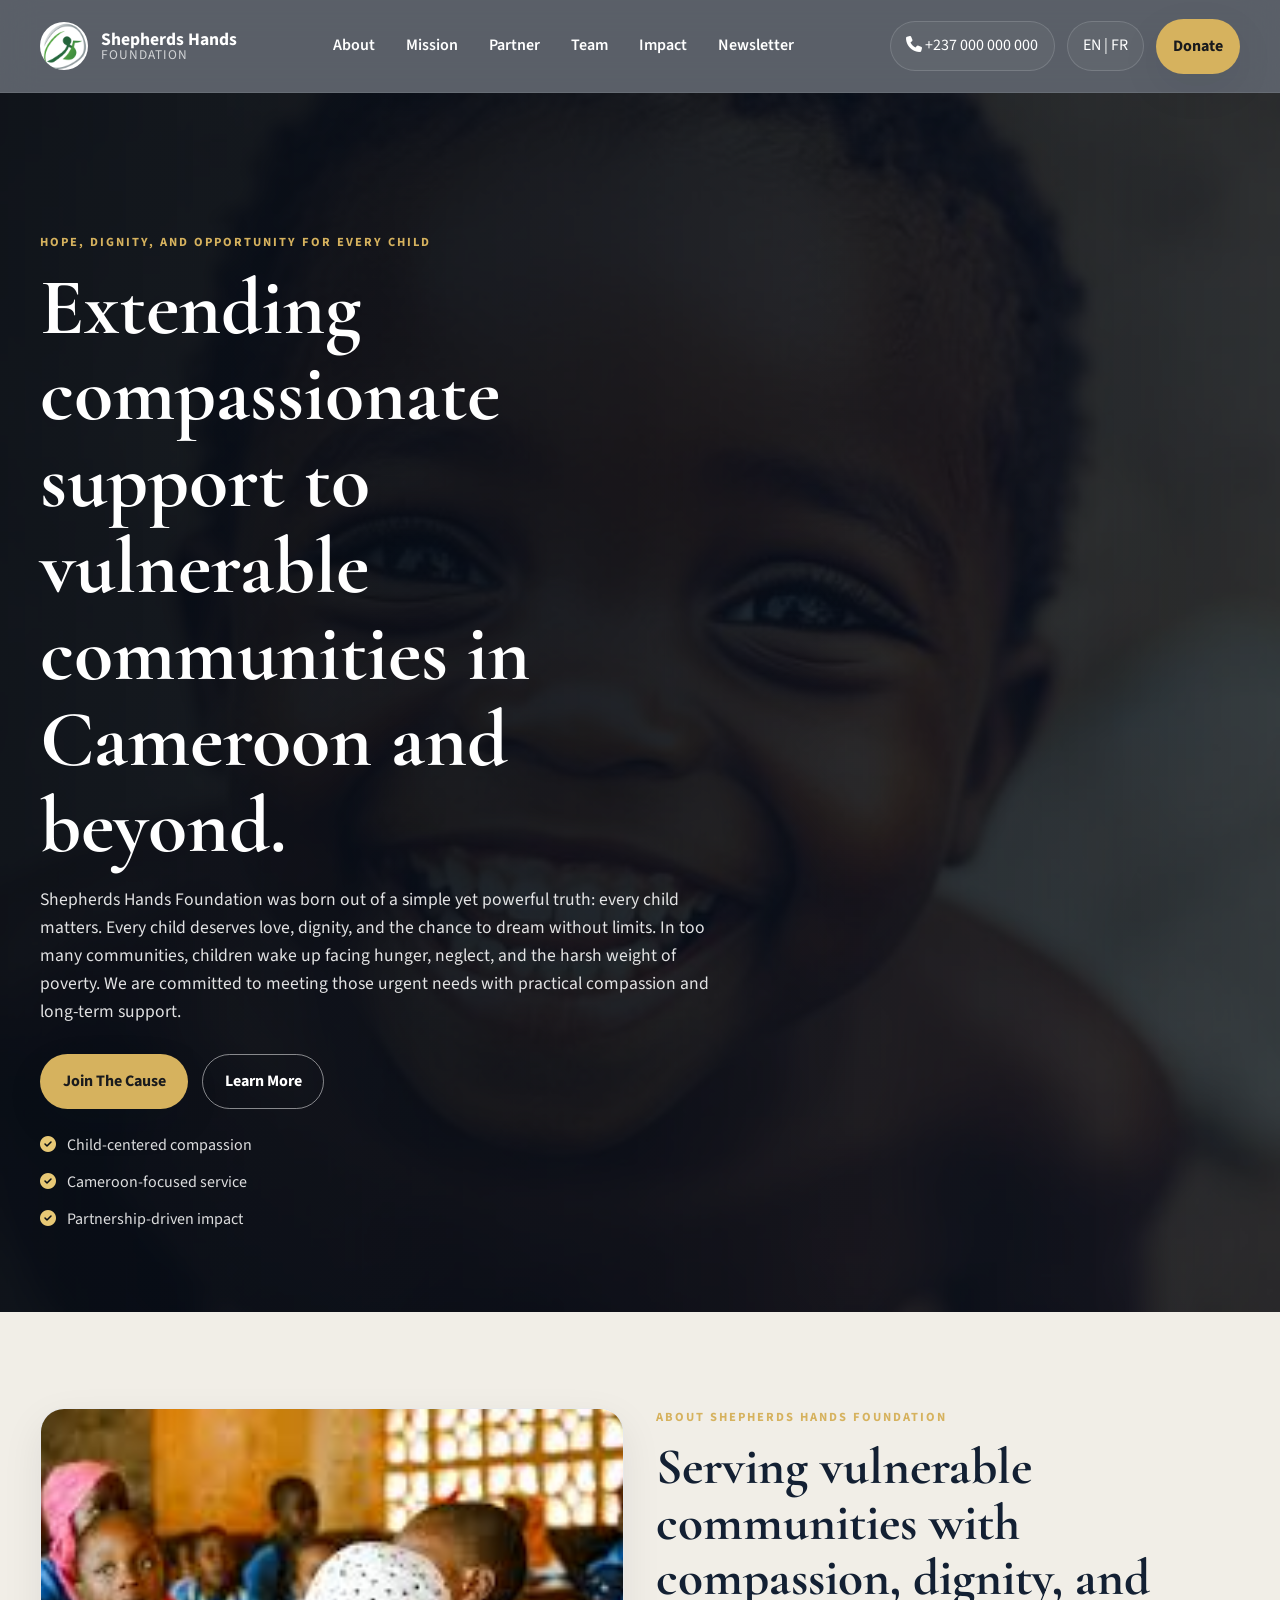
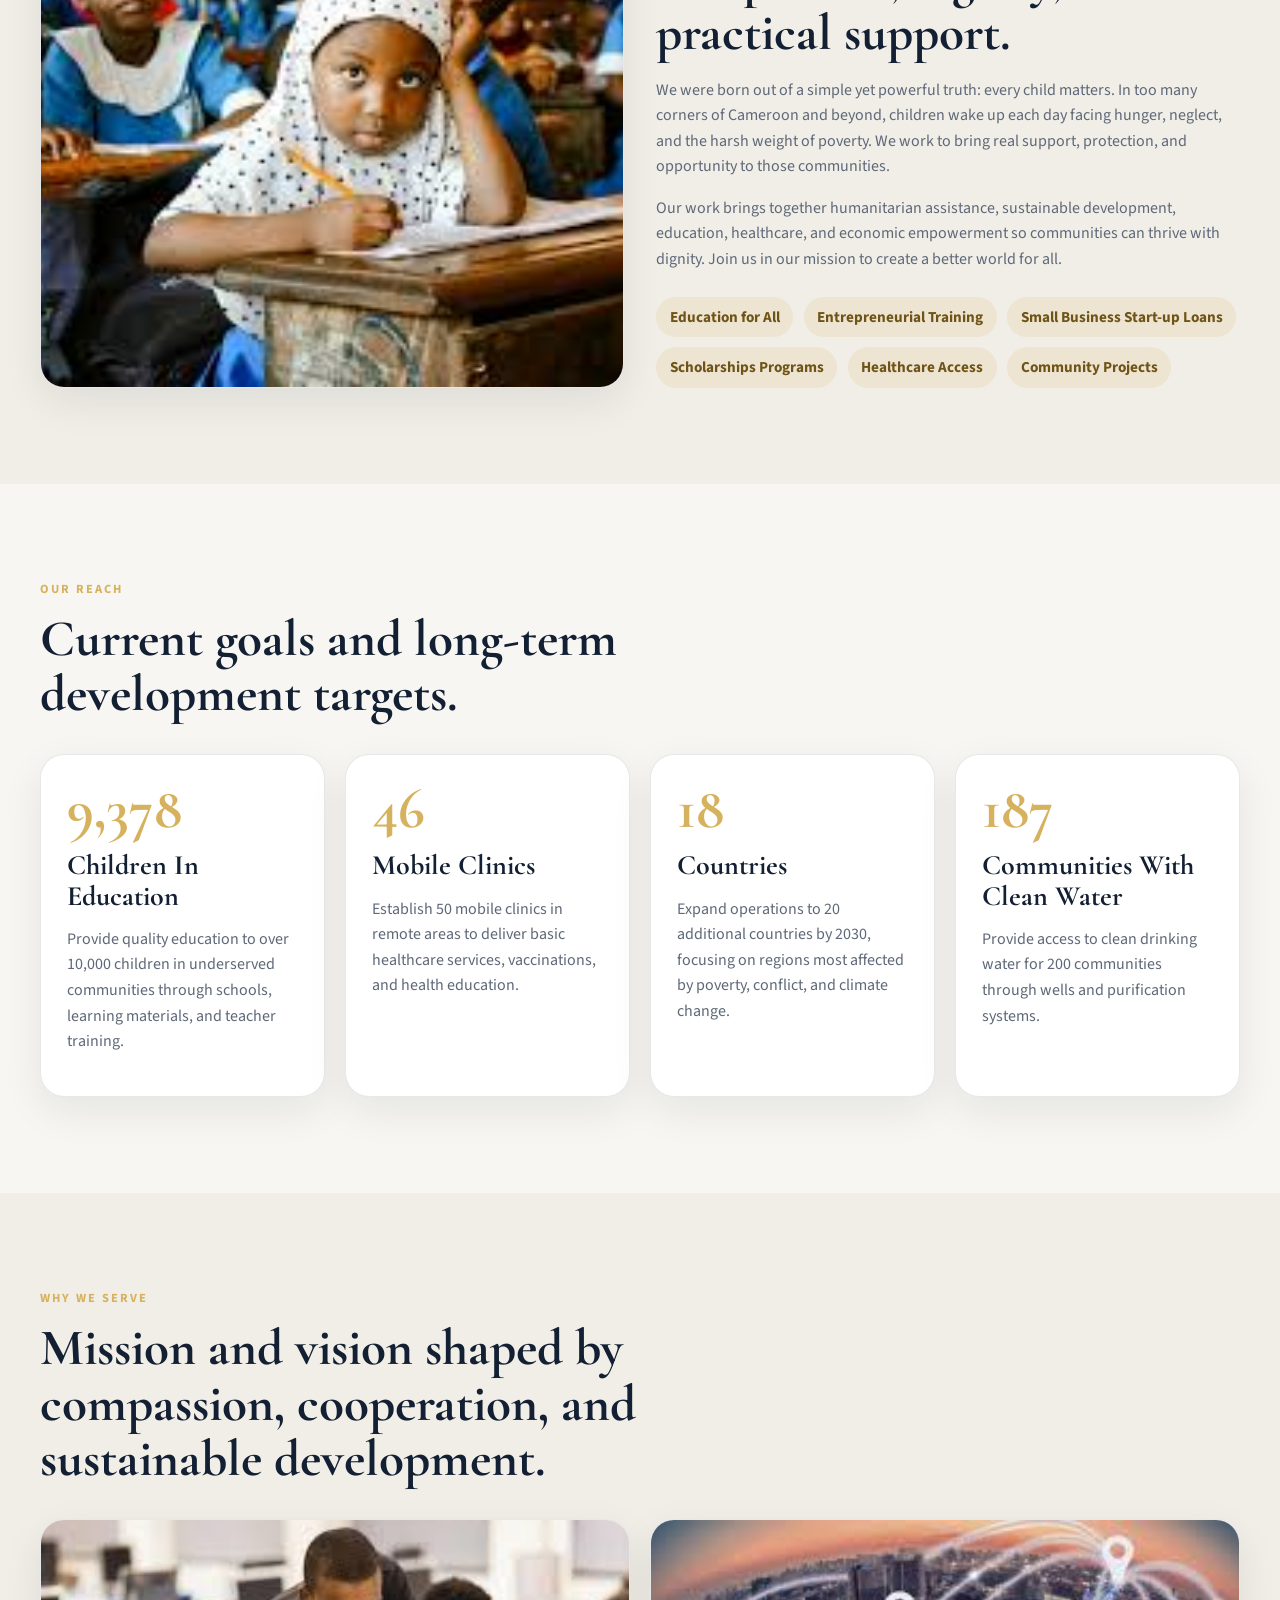
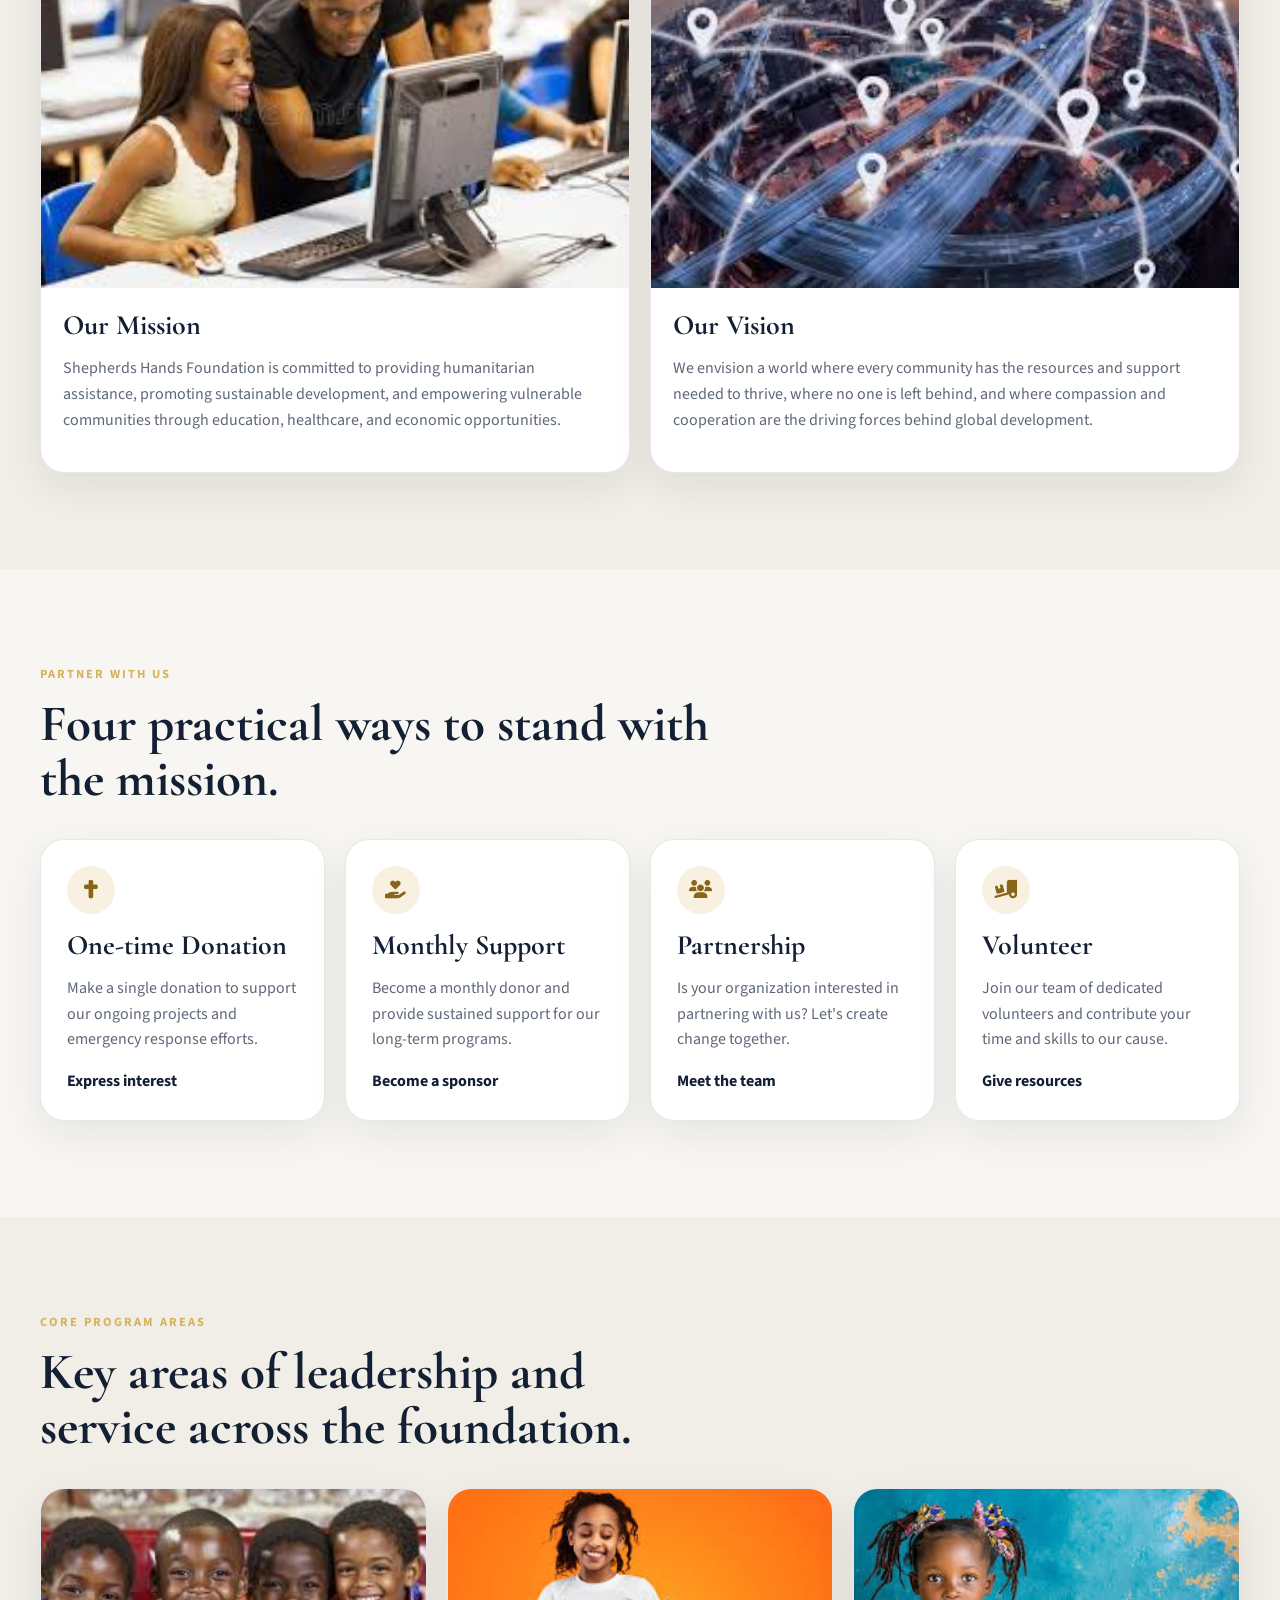
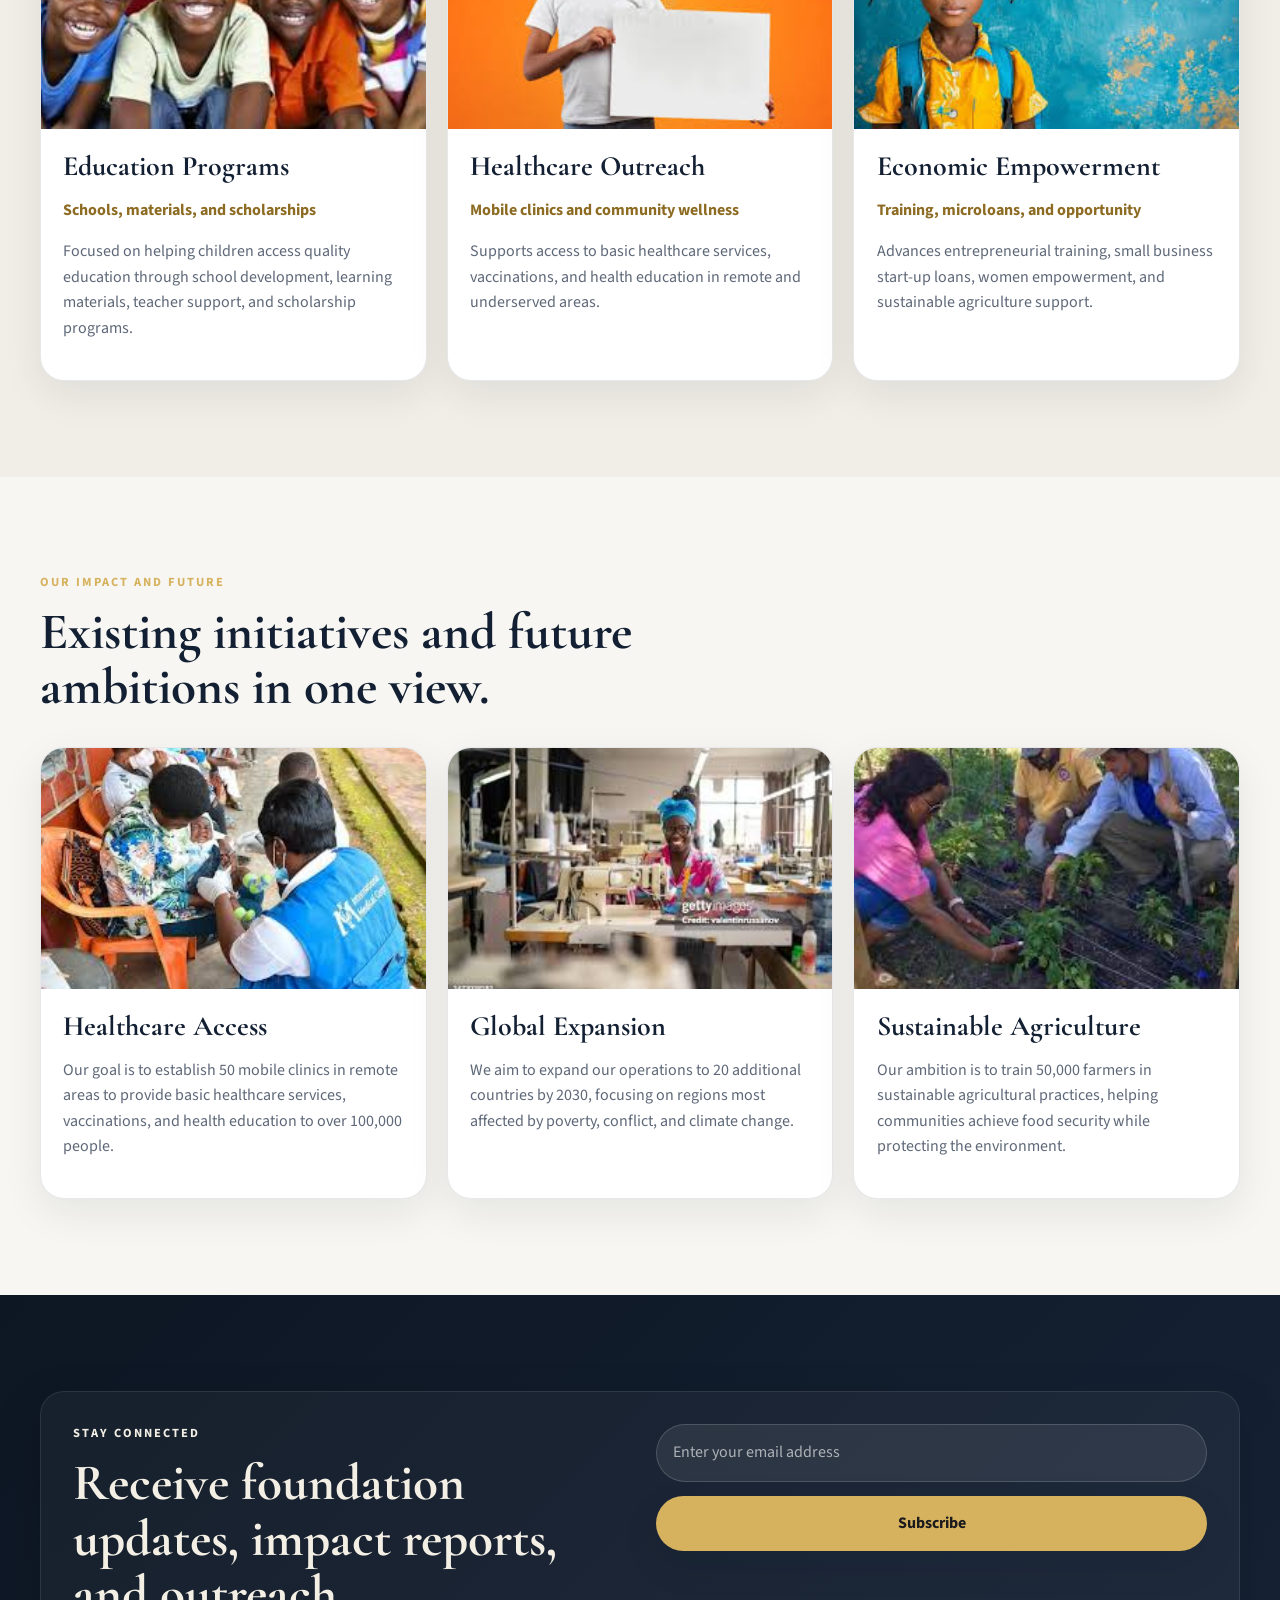
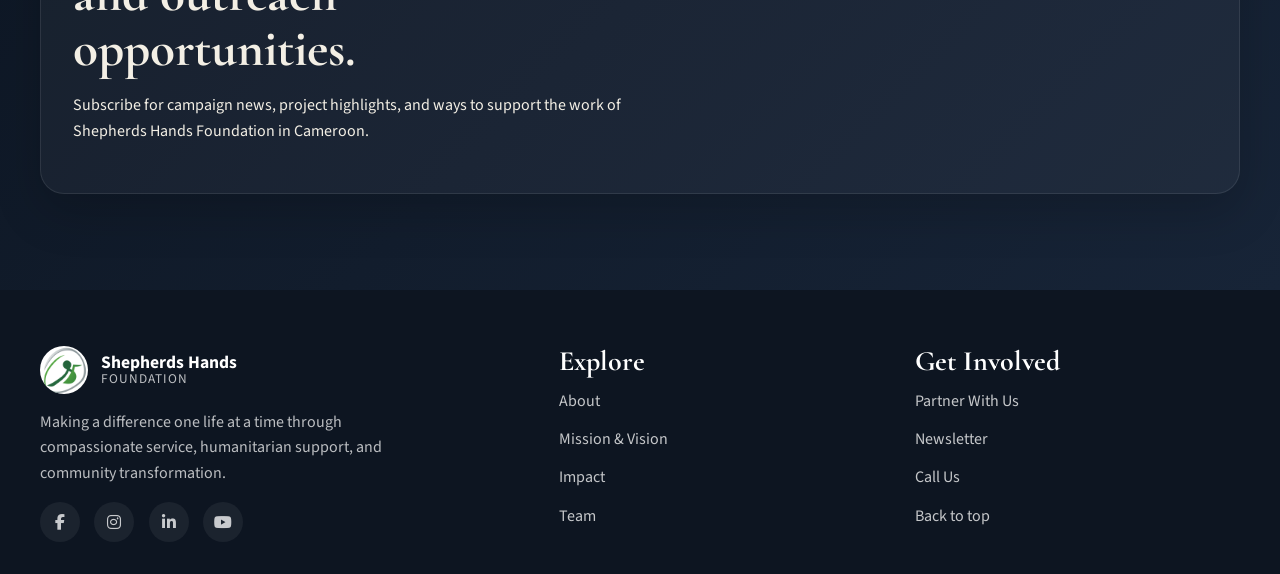
<file: NGO/index.html>
<!DOCTYPE html>
<html lang="en">
<head>
    <meta charset="UTF-8">
    <meta name="viewport" content="width=device-width, initial-scale=1.0">
    <meta name="description" content="Shepherds Hands Foundation is a charity organization serving communities in Cameroon through education, healthcare, humanitarian support, and community development.">
    <title>Shepherds Hands Foundation | Charity Organization In Cameroon</title>
    <link rel="preconnect" href="https://fonts.googleapis.com">
    <link rel="preconnect" href="https://fonts.gstatic.com" crossorigin>
    <link href="https://fonts.googleapis.com/css2?family=Cormorant+Garamond:wght@600;700&family=Source+Sans+3:wght@400;500;600;700&display=swap" rel="stylesheet">
    <link rel="stylesheet" href="https://cdnjs.cloudflare.com/ajax/libs/font-awesome/6.4.0/css/all.min.css">
    <link rel="stylesheet" href="styles.css">
</head>
<body>
    <a class="skip-link" href="#main-content">Skip to content</a>

    <header class="site-header" id="top">
        <div class="container header-inner">
            <a class="brand" href="#top" aria-label="Shepherds Hands Foundation home">
                <img src="logo.png" alt="Shepherds Hands Foundation logo">
                <span class="brand-text">
                    <strong>Shepherds Hands</strong>
                    <small>Foundation</small>
                </span>
            </a>

            <button class="menu-toggle" type="button" aria-expanded="false" aria-controls="site-nav" aria-label="Open navigation menu">
                <span></span>
                <span></span>
                <span></span>
            </button>

            <nav class="site-nav" id="site-nav" aria-label="Primary">
                <a href="#about">About</a>
                <a href="#mission">Mission</a>
                <a href="#partner">Partner</a>
                <a href="#team">Team</a>
                <a href="#impact">Impact</a>
                <a href="#newsletter">Newsletter</a>
            </nav>

            <div class="header-actions">
                <a class="header-phone" href="tel:+237000000000">
                    <i class="fas fa-phone"></i>
                    <span>+237 000 000 000</span>
                </a>
                <button class="language-switch" type="button" aria-label="Language switch placeholder">EN | FR</button>
                <a class="btn btn-primary btn-sm" href="#partner">Donate</a>
            </div>
        </div>
    </header>

    <main id="main-content">
        <section class="hero-section">
            <div class="hero-media">
                <img src="image103.jpeg" alt="Children and community members smiling during a foundation outreach program in Cameroon">
            </div>
            <div class="hero-overlay"></div>
            <div class="container hero-grid">
                <div class="hero-copy">
                    <p class="eyebrow reveal hero-stagger-1">Hope, dignity, and opportunity for every child</p>
                    <h1 class="reveal hero-stagger-2">Extending compassionate support to vulnerable communities in Cameroon and beyond.</h1>
                    <p class="hero-text reveal hero-stagger-3">
                        Shepherds Hands Foundation was born out of a simple yet powerful truth: every child matters. Every child deserves love, dignity, and the chance to dream without limits. In too many communities, children wake up facing hunger, neglect, and the harsh weight of poverty. We are committed to meeting those urgent needs with practical compassion and long-term support.
                    </p>
                    <div class="hero-actions reveal hero-stagger-4">
                        <a class="btn btn-primary" href="#partner">Join The Cause</a>
                        <a class="btn btn-secondary" href="#about">Learn More</a>
                    </div>
                    <ul class="hero-highlights reveal hero-stagger-4" aria-label="Foundation highlights">
                        <li><i class="fas fa-check-circle"></i> Child-centered compassion</li>
                        <li><i class="fas fa-check-circle"></i> Cameroon-focused service</li>
                        <li><i class="fas fa-check-circle"></i> Partnership-driven impact</li>
                    </ul>
                </div>
            </div>
        </section>

        <section class="section surface-tint" id="about">
            <div class="container about-grid">
                <div class="about-image reveal">
                    <img src="image104.jpg" alt="Children gathered at an education support program">
                </div>
                <div class="about-copy reveal">
                    <p class="eyebrow">About Shepherds Hands Foundation</p>
                    <h2>Serving vulnerable communities with compassion, dignity, and practical support.</h2>
                    <p>
                        We were born out of a simple yet powerful truth: every child matters. In too many corners of Cameroon and beyond, children wake up each day facing hunger, neglect, and the harsh weight of poverty. We work to bring real support, protection, and opportunity to those communities.
                    </p>
                    <p>
                        Our work brings together humanitarian assistance, sustainable development, education, healthcare, and economic empowerment so communities can thrive with dignity. Join us in our mission to create a better world for all.
                    </p>
                    <div class="initiative-list" aria-label="Current foundation initiatives">
                        <span>Education for All</span>
                        <span>Entrepreneurial Training</span>
                        <span>Small Business Start-up Loans</span>
                        <span>Scholarships Programs</span>
                        <span>Healthcare Access</span>
                        <span>Community Projects</span>
                    </div>
                </div>
            </div>
        </section>

        <section class="section" aria-labelledby="stats-title">
            <div class="container">
                <div class="section-heading reveal">
                    <p class="eyebrow">Our reach</p>
                    <h2 id="stats-title">Current goals and long-term development targets.</h2>
                </div>
                <div class="stats-grid">
                    <article class="stat-card reveal">
                        <span class="stat-number" data-target="10000">0</span>
                        <h3>Children In Education</h3>
                        <p>Provide quality education to over 10,000 children in underserved communities through schools, learning materials, and teacher training.</p>
                    </article>
                    <article class="stat-card reveal">
                        <span class="stat-number" data-target="50">0</span>
                        <h3>Mobile Clinics</h3>
                        <p>Establish 50 mobile clinics in remote areas to deliver basic healthcare services, vaccinations, and health education.</p>
                    </article>
                    <article class="stat-card reveal">
                        <span class="stat-number" data-target="20">0</span>
                        <h3>Countries</h3>
                        <p>Expand operations to 20 additional countries by 2030, focusing on regions most affected by poverty, conflict, and climate change.</p>
                    </article>
                    <article class="stat-card reveal">
                        <span class="stat-number" data-target="200">0</span>
                        <h3>Communities With Clean Water</h3>
                        <p>Provide access to clean drinking water for 200 communities through wells and purification systems.</p>
                    </article>
                </div>
            </div>
        </section>

        <section class="section surface-tint" id="mission">
            <div class="container">
                <div class="section-heading reveal">
                    <p class="eyebrow">Why we serve</p>
                    <h2>Mission and vision shaped by compassion, cooperation, and sustainable development.</h2>
                </div>
                <div class="dual-card-grid">
                    <article class="feature-card reveal">
                        <img src="image007.jpg" alt="Participants engaged in training and leadership development">
                        <div class="feature-card-body">
                            <h3>Our Mission</h3>
                            <p>Shepherds Hands Foundation is committed to providing humanitarian assistance, promoting sustainable development, and empowering vulnerable communities through education, healthcare, and economic opportunities.</p>
                        </div>
                    </article>
                    <article class="feature-card reveal">
                        <img src="global.jpg" alt="Community development and outreach extending across nations">
                        <div class="feature-card-body">
                            <h3>Our Vision</h3>
                            <p>We envision a world where every community has the resources and support needed to thrive, where no one is left behind, and where compassion and cooperation are the driving forces behind global development.</p>
                        </div>
                    </article>
                </div>
            </div>
        </section>

        <section class="section" id="partner">
            <div class="container">
                <div class="section-heading reveal">
                    <p class="eyebrow">Partner with us</p>
                    <h2>Four practical ways to stand with the mission.</h2>
                </div>
                <div class="card-grid card-grid-4">
                    <article class="action-card reveal">
                        <i class="fas fa-cross"></i>
                        <h3>One-time Donation</h3>
                        <p>Make a single donation to support our ongoing projects and emergency response efforts.</p>
                        <a href="#newsletter" class="text-link">Express interest</a>
                    </article>
                    <article class="action-card reveal">
                        <i class="fas fa-hand-holding-heart"></i>
                        <h3>Monthly Support</h3>
                        <p>Become a monthly donor and provide sustained support for our long-term programs.</p>
                        <a href="#newsletter" class="text-link">Become a sponsor</a>
                    </article>
                    <article class="action-card reveal">
                        <i class="fas fa-users"></i>
                        <h3>Partnership</h3>
                        <p>Is your organization interested in partnering with us? Let&apos;s create change together.</p>
                        <a href="#team" class="text-link">Meet the team</a>
                    </article>
                    <article class="action-card reveal">
                        <i class="fas fa-truck-loading"></i>
                        <h3>Volunteer</h3>
                        <p>Join our team of dedicated volunteers and contribute your time and skills to our cause.</p>
                        <a href="#newsletter" class="text-link">Give resources</a>
                    </article>
                </div>
            </div>
        </section>

        <section class="section surface-tint" id="team">
            <div class="container">
                <div class="section-heading reveal">
                    <p class="eyebrow">Core program areas</p>
                    <h2>Key areas of leadership and service across the foundation.</h2>
                </div>
                <div class="card-grid card-grid-3">
                    <article class="team-card reveal">
                        <img src="image001.jpg" alt="Foundation director portrait">
                        <div class="team-card-body">
                            <h3>Education Programs</h3>
                            <p class="team-role">Schools, materials, and scholarships</p>
                            <p>Focused on helping children access quality education through school development, learning materials, teacher support, and scholarship programs.</p>
                        </div>
                    </article>
                    <article class="team-card reveal">
                        <img src="image002.jpg" alt="Programs coordinator portrait">
                        <div class="team-card-body">
                            <h3>Healthcare Outreach</h3>
                            <p class="team-role">Mobile clinics and community wellness</p>
                            <p>Supports access to basic healthcare services, vaccinations, and health education in remote and underserved areas.</p>
                        </div>
                    </article>
                    <article class="team-card reveal">
                        <img src="image003.jpg" alt="Outreach leader portrait">
                        <div class="team-card-body">
                            <h3>Economic Empowerment</h3>
                            <p class="team-role">Training, microloans, and opportunity</p>
                            <p>Advances entrepreneurial training, small business start-up loans, women empowerment, and sustainable agriculture support.</p>
                        </div>
                    </article>
                </div>
            </div>
        </section>

        <section class="section" id="impact">
            <div class="container">
                <div class="section-heading reveal">
                    <p class="eyebrow">Our impact and future</p>
                    <h2>Existing initiatives and future ambitions in one view.</h2>
                </div>
                <div class="card-grid card-grid-3">
                    <article class="impact-card reveal">
                        <img src="health.jpg" alt="Community healthcare outreach and support program">
                        <div class="impact-card-body">
                            <h3>Healthcare Access</h3>
                            <p>Our goal is to establish 50 mobile clinics in remote areas to provide basic healthcare services, vaccinations, and health education to over 100,000 people.</p>
                        </div>
                    </article>
                    <article class="impact-card reveal">
                        <img src="image006.jpg" alt="Community members receiving support and sharing testimonies">
                        <div class="impact-card-body">
                            <h3>Global Expansion</h3>
                            <p>We aim to expand our operations to 20 additional countries by 2030, focusing on regions most affected by poverty, conflict, and climate change.</p>
                        </div>
                    </article>
                    <article class="impact-card reveal">
                        <img src="farm.jpg" alt="Sustainable agriculture and community development planning">
                        <div class="impact-card-body">
                            <h3>Sustainable Agriculture</h3>
                            <p>Our ambition is to train 50,000 farmers in sustainable agricultural practices, helping communities achieve food security while protecting the environment.</p>
                        </div>
                    </article>
                </div>
            </div>
        </section>

        <section class="section newsletter-section surface-dark" id="newsletter">
            <div class="container newsletter-wrap reveal">
                <div class="newsletter-copy">
                    <p class="eyebrow">Stay connected</p>
                    <h2>Receive foundation updates, impact reports, and outreach opportunities.</h2>
                    <p>Subscribe for campaign news, project highlights, and ways to support the work of Shepherds Hands Foundation in Cameroon.</p>
                </div>
                <form class="newsletter-form" novalidate>
                    <label class="sr-only" for="newsletter-email">Email address</label>
                    <input id="newsletter-email" name="email" type="email" placeholder="Enter your email address" required aria-describedby="newsletter-message">
                    <button class="btn btn-primary" type="submit">Subscribe</button>
                    <p id="newsletter-message" class="form-message" aria-live="polite"></p>
                </form>
            </div>
        </section>
    </main>

    <footer class="site-footer">
        <div class="container footer-grid">
            <div class="footer-brand">
                <a class="brand footer-brand-mark" href="#top" aria-label="Shepherds Hands Foundation home">
                    <img src="logo.png" alt="Shepherds Hands Foundation logo">
                    <span class="brand-text">
                        <strong>Shepherds Hands</strong>
                        <small>Foundation</small>
                    </span>
                </a>
                <p>Making a difference one life at a time through compassionate service, humanitarian support, and community transformation.</p>
                <div class="social-icons">
                    <a href="#" aria-label="Facebook"><i class="fab fa-facebook-f"></i></a>
                    <a href="#" aria-label="Instagram"><i class="fab fa-instagram"></i></a>
                    <a href="#" aria-label="LinkedIn"><i class="fab fa-linkedin-in"></i></a>
                    <a href="#" aria-label="YouTube"><i class="fab fa-youtube"></i></a>
                </div>
            </div>
            <div class="footer-column">
                <h3>Explore</h3>
                <a href="#about">About</a>
                <a href="#mission">Mission & Vision</a>
                <a href="#impact">Impact</a>
                <a href="#team">Team</a>
            </div>
            <div class="footer-column">
                <h3>Get Involved</h3>
                <a href="#partner">Partner With Us</a>
                <a href="#newsletter">Newsletter</a>
                <a href="tel:+237000000000">Call Us</a>
                <a href="#top">Back to top</a>
            </div>
        </div>
    </footer>

    <script src="script.js"></script>
</body>
</html>
</file>
<file: NGO/styles.css>
:root {
    --color-bg: #f7f6f2;
    --color-surface: #ffffff;
    --color-surface-tint: #f1eee7;
    --color-surface-dark: #101827;
    --color-text: #132033;
    --color-text-muted: #5e6878;
    --color-accent: #d6b25e;
    --color-accent-strong: #e7c875;
    --color-border: rgba(19, 32, 51, 0.1);
    --color-overlay: rgba(10, 18, 31, 0.62);
    --shadow-soft: 0 14px 40px rgba(16, 24, 39, 0.08);
    --shadow-hover: 0 18px 36px rgba(16, 24, 39, 0.16);
    --radius-sm: 0.75rem;
    --radius-md: 1.1rem;
    --radius-lg: 1.5rem;
    --container: 1200px;
    --header-height: 5.75rem;
    --transition: 200ms ease;
}

*,
*::before,
*::after {
    box-sizing: border-box;
}

html {
    scroll-behavior: smooth;
}

body {
    margin: 0;
    font-family: "Source Sans 3", Arial, sans-serif;
    color: var(--color-text);
    background: var(--color-bg);
    line-height: 1.6;
}

img {
    display: block;
    max-width: 100%;
}

a {
    color: inherit;
    text-decoration: none;
}

button,
input {
    font: inherit;
}

button {
    cursor: pointer;
}

.skip-link,
.sr-only {
    position: absolute;
    width: 1px;
    height: 1px;
    padding: 0;
    margin: -1px;
    overflow: hidden;
    clip: rect(0, 0, 0, 0);
    white-space: nowrap;
    border: 0;
}

.skip-link:focus {
    width: auto;
    height: auto;
    clip: auto;
    margin: 1rem;
    padding: 0.75rem 1rem;
    background: var(--color-surface);
    border-radius: var(--radius-sm);
    z-index: 10000;
}

.container {
    width: min(calc(100% - 2rem), var(--container));
    margin: 0 auto;
}

.section {
    padding: 4.5rem 0;
}

.surface-tint {
    background: var(--color-surface-tint);
}

.surface-dark {
    background: linear-gradient(135deg, #0d1623, #172437);
    color: #f7f6f2;
}

.eyebrow {
    margin: 0 0 0.75rem;
    color: var(--color-accent);
    text-transform: uppercase;
    letter-spacing: 0.16em;
    font-size: 0.78rem;
    font-weight: 700;
}

h1,
h2,
h3 {
    margin: 0 0 1rem;
    font-family: "Cormorant Garamond", Georgia, serif;
    line-height: 1.08;
}

h1 {
    font-size: clamp(2.6rem, 7vw, 5rem);
    color: #fff;
}

h2 {
    font-size: clamp(2rem, 5vw, 3.2rem);
}

h3 {
    font-size: clamp(1.4rem, 3vw, 1.75rem);
}

p {
    margin: 0 0 1rem;
    color: var(--color-text-muted);
}

.section-heading {
    max-width: 42rem;
    margin-bottom: 2rem;
}

.section-heading h2,
.about-copy h2,
.newsletter-copy h2 {
    color: var(--color-text);
}

.surface-dark .newsletter-copy h2,
.surface-dark .newsletter-copy p,
.surface-dark .form-message {
    color: #f3efe5;
}

.btn {
    display: inline-flex;
    align-items: center;
    justify-content: center;
    min-height: 3rem;
    padding: 0.85rem 1.35rem;
    border-radius: 999px;
    border: 1px solid transparent;
    font-weight: 700;
    transition: transform var(--transition), background-color var(--transition), color var(--transition), border-color var(--transition), box-shadow var(--transition);
    will-change: transform;
}

.btn:hover,
.btn:focus-visible {
    transform: translateY(-2px);
}

.btn-primary {
    background: var(--color-accent);
    color: #1a1b1d;
    box-shadow: var(--shadow-soft);
}

.btn-primary:hover,
.btn-primary:focus-visible {
    background: var(--color-accent-strong);
}

.btn-secondary {
    background: transparent;
    color: #fff;
    border-color: rgba(255, 255, 255, 0.5);
}

.btn-secondary:hover,
.btn-secondary:focus-visible {
    border-color: #fff;
    background: rgba(255, 255, 255, 0.08);
}

.btn-sm {
    min-height: 2.65rem;
    padding-inline: 1rem;
}

.text-link {
    color: var(--color-text);
    font-weight: 700;
}

.text-link:hover,
.text-link:focus-visible {
    color: #80601a;
}

.site-header {
    position: sticky;
    top: 0;
    z-index: 1000;
    backdrop-filter: blur(18px);
    background: rgba(16, 24, 39, 0.68);
    border-bottom: 1px solid rgba(255, 255, 255, 0.08);
    transition: background-color var(--transition), box-shadow var(--transition), padding var(--transition);
}

.site-header.is-compact {
    background: rgba(16, 24, 39, 0.92);
    box-shadow: 0 10px 30px rgba(4, 10, 20, 0.22);
}

.header-inner {
    min-height: var(--header-height);
    display: grid;
    grid-template-columns: auto auto;
    align-items: center;
    gap: 1rem;
    padding: 0.8rem 0;
}

.brand {
    display: inline-flex;
    align-items: center;
    gap: 0.8rem;
    min-width: 0;
}

.brand img {
    width: 3rem;
    height: 3rem;
    object-fit: cover;
    border-radius: 50%;
    background: #fff;
}

.brand-text {
    display: grid;
    color: #fff;
    line-height: 1;
}

.brand-text strong {
    font-size: 1.1rem;
}

.brand-text small {
    color: rgba(255, 255, 255, 0.72);
    letter-spacing: 0.08em;
    text-transform: uppercase;
}

.menu-toggle {
    justify-self: end;
    width: 3rem;
    height: 3rem;
    display: inline-flex;
    flex-direction: column;
    justify-content: center;
    gap: 0.32rem;
    border: 1px solid rgba(255, 255, 255, 0.18);
    border-radius: 0.85rem;
    background: rgba(255, 255, 255, 0.06);
}

.menu-toggle span {
    width: 1.2rem;
    height: 2px;
    margin: 0 auto;
    background: #fff;
    transition: transform var(--transition), opacity var(--transition);
}

.menu-toggle[aria-expanded="true"] span:nth-child(1) {
    transform: translateY(6px) rotate(45deg);
}

.menu-toggle[aria-expanded="true"] span:nth-child(2) {
    opacity: 0;
}

.menu-toggle[aria-expanded="true"] span:nth-child(3) {
    transform: translateY(-6px) rotate(-45deg);
}

.site-nav,
.header-actions {
    display: none;
}

.site-nav {
    grid-column: 1 / -1;
    background: rgba(8, 14, 22, 0.96);
    border: 1px solid rgba(255, 255, 255, 0.08);
    border-radius: var(--radius-md);
    padding: 0.5rem;
    overflow: hidden;
    max-height: 0;
    opacity: 0;
    transform: translateY(-0.5rem);
    transition: max-height 260ms ease, opacity var(--transition), transform var(--transition), padding var(--transition);
}

.site-nav.is-open {
    display: grid;
    max-height: 24rem;
    opacity: 1;
    transform: translateY(0);
}

.site-nav a {
    color: #fff;
    padding: 0.85rem 1rem;
    border-radius: 0.85rem;
    font-weight: 600;
}

.site-nav a:hover,
.site-nav a:focus-visible {
    background: rgba(255, 255, 255, 0.08);
}

.header-actions {
    align-items: center;
    gap: 0.75rem;
}

.header-phone,
.language-switch {
    color: #fff;
    border-radius: 999px;
    padding: 0.7rem 0.95rem;
    border: 1px solid rgba(255, 255, 255, 0.14);
    background: rgba(255, 255, 255, 0.04);
}

.language-switch {
    min-height: 2.65rem;
}

.hero-section {
    position: relative;
    min-height: 100svh;
    display: grid;
    align-items: center;
    overflow: clip;
}

.hero-media,
.hero-overlay {
    position: absolute;
    inset: 0;
}

.hero-media img {
    width: 100%;
    height: 100%;
    object-fit: cover;
}

.hero-overlay {
    background:
        linear-gradient(90deg, rgba(7, 12, 20, 0.86) 0%, rgba(7, 12, 20, 0.72) 46%, rgba(7, 12, 20, 0.42) 100%),
        var(--color-overlay);
}

.hero-grid {
    position: relative;
    z-index: 1;
    padding: calc(var(--header-height) + 3rem) 0 5rem;
}

.hero-copy {
    max-width: 42rem;
}

.hero-text {
    font-size: 1.1rem;
    color: rgba(255, 255, 255, 0.88);
}

.hero-actions {
    display: flex;
    flex-wrap: wrap;
    gap: 0.85rem;
    margin: 1.75rem 0 1.5rem;
}

.hero-highlights {
    display: grid;
    grid-template-columns: 1fr;
    gap: 0.7rem;
    padding: 0;
    margin: 0;
    list-style: none;
    color: rgba(255, 255, 255, 0.86);
}

.hero-highlights i {
    color: var(--color-accent-strong);
    margin-right: 0.5rem;
}

.about-grid,
.newsletter-wrap {
    display: grid;
    gap: 1.5rem;
}

.about-image,
.feature-card,
.action-card,
.team-card,
.impact-card,
.stat-card {
    background: var(--color-surface);
    border: 1px solid var(--color-border);
    border-radius: var(--radius-lg);
    box-shadow: var(--shadow-soft);
}

.about-image {
    overflow: hidden;
}

.about-image img {
    width: 100%;
    height: 100%;
    min-height: 20rem;
    object-fit: cover;
}

.about-copy {
    align-self: center;
}

.initiative-list {
    display: flex;
    flex-wrap: wrap;
    gap: 0.65rem;
    margin-top: 1.5rem;
}

.initiative-list span {
    padding: 0.5rem 0.85rem;
    border-radius: 999px;
    background: rgba(214, 178, 94, 0.16);
    color: #6f5317;
    font-size: 0.95rem;
    font-weight: 700;
}

.stats-grid,
.dual-card-grid,
.card-grid {
    display: grid;
    gap: 1.25rem;
}

.stat-card {
    padding: 1.6rem;
}

.stat-number {
    display: block;
    margin-bottom: 0.75rem;
    color: var(--color-accent);
    font-size: clamp(2.2rem, 6vw, 3.6rem);
    line-height: 1;
    font-family: "Cormorant Garamond", Georgia, serif;
    font-weight: 700;
}

.feature-card,
.team-card,
.impact-card {
    overflow: hidden;
}

.feature-card img,
.team-card img,
.impact-card img {
    width: 100%;
    aspect-ratio: 16 / 10;
    object-fit: cover;
}

.feature-card-body,
.team-card-body,
.impact-card-body {
    padding: 1.4rem;
}

.action-card {
    padding: 1.6rem;
    transition: transform var(--transition), box-shadow var(--transition), border-color var(--transition);
}

.action-card i {
    display: inline-grid;
    place-items: center;
    width: 3rem;
    height: 3rem;
    margin-bottom: 1rem;
    border-radius: 50%;
    background: rgba(214, 178, 94, 0.18);
    color: #886518;
    font-size: 1.15rem;
}

.team-role {
    color: #8d6b23;
    font-weight: 700;
}

.team-card,
.impact-card {
    transition: transform var(--transition), box-shadow var(--transition);
}

.newsletter-wrap {
    padding: 2rem;
    border: 1px solid rgba(255, 255, 255, 0.09);
    border-radius: var(--radius-lg);
    background: rgba(255, 255, 255, 0.04);
    box-shadow: 0 18px 48px rgba(0, 0, 0, 0.18);
}

.newsletter-form {
    display: grid;
    gap: 0.85rem;
    align-content: start;
}

.newsletter-form input {
    width: 100%;
    min-height: 3.2rem;
    padding: 0.95rem 1rem;
    border-radius: 999px;
    border: 1px solid rgba(255, 255, 255, 0.16);
    background: rgba(255, 255, 255, 0.08);
    color: #fff;
}

.newsletter-form input::placeholder {
    color: rgba(255, 255, 255, 0.62);
}

.form-message {
    min-height: 1.4rem;
    font-size: 0.95rem;
}

.form-message.is-error {
    color: #ffd0d0;
}

.form-message.is-success {
    color: #dbefc3;
}

.site-footer {
    background: #0d1521;
    color: rgba(255, 255, 255, 0.76);
    padding: 3.5rem 0 2rem;
}

.footer-grid {
    display: grid;
    gap: 2rem;
}

.footer-brand p {
    max-width: 24rem;
    color: rgba(255, 255, 255, 0.72);
}

.footer-brand-mark {
    margin-bottom: 1rem;
}

.footer-column {
    display: grid;
    align-content: start;
    gap: 0.8rem;
}

.footer-column h3 {
    margin-bottom: 0;
    color: #fff;
}

.footer-column a:hover,
.footer-column a:focus-visible,
.social-icons a:hover,
.social-icons a:focus-visible,
.header-phone:hover,
.header-phone:focus-visible,
.language-switch:hover,
.language-switch:focus-visible {
    color: var(--color-accent-strong);
}

.social-icons {
    display: flex;
    gap: 0.9rem;
}

.social-icons a {
    display: inline-grid;
    place-items: center;
    width: 2.5rem;
    height: 2.5rem;
    border-radius: 50%;
    background: rgba(255, 255, 255, 0.06);
}

.reveal {
    opacity: 0;
    transform: translateY(20px);
    transition: opacity 600ms ease, transform 600ms ease;
}

.reveal.is-visible {
    opacity: 1;
    transform: translateY(0);
}

.hero-stagger-1 { transition-delay: 80ms; }
.hero-stagger-2 { transition-delay: 160ms; }
.hero-stagger-3 { transition-delay: 240ms; }
.hero-stagger-4 { transition-delay: 320ms; }

.action-card:hover,
.action-card:focus-within,
.team-card:hover,
.team-card:focus-within,
.impact-card:hover,
.impact-card:focus-within {
    transform: translateY(-6px);
    box-shadow: var(--shadow-hover);
}

a:focus-visible,
button:focus-visible,
input:focus-visible {
    outline: 3px solid var(--color-accent-strong);
    outline-offset: 3px;
}

@media (min-width: 48rem) {
    .header-inner {
        grid-template-columns: auto 1fr auto;
    }

    .menu-toggle {
        display: none;
    }

    .site-nav,
    .header-actions {
        display: flex;
    }

    .site-nav {
        grid-column: auto;
        justify-self: center;
        align-items: center;
        gap: 0.25rem;
        background: transparent;
        border: 0;
        padding: 0;
        opacity: 1;
        transform: none;
        max-height: none;
    }

    .site-nav a {
        padding: 0.65rem 0.85rem;
    }

    .about-grid,
    .newsletter-wrap {
        grid-template-columns: repeat(2, minmax(0, 1fr));
        gap: 2rem;
    }

    .stats-grid {
        grid-template-columns: repeat(2, minmax(0, 1fr));
    }

    .dual-card-grid {
        grid-template-columns: repeat(2, minmax(0, 1fr));
    }

    .card-grid-3 {
        grid-template-columns: repeat(3, minmax(0, 1fr));
    }

    .card-grid-4 {
        grid-template-columns: repeat(2, minmax(0, 1fr));
    }

    .footer-grid {
        grid-template-columns: 1.5fr 1fr 1fr;
    }
}

@media (min-width: 72rem) {
    .section {
        padding: 6rem 0;
    }

    .stats-grid {
        grid-template-columns: repeat(4, minmax(0, 1fr));
    }

    .card-grid-4 {
        grid-template-columns: repeat(4, minmax(0, 1fr));
    }
}

@media (prefers-reduced-motion: reduce) {
    html {
        scroll-behavior: auto;
    }

    *,
    *::before,
    *::after {
        animation: none !important;
        transition-duration: 0.01ms !important;
        transition-delay: 0ms !important;
        scroll-behavior: auto !important;
    }

    .reveal {
        opacity: 1;
        transform: none;
    }
}
</file>
